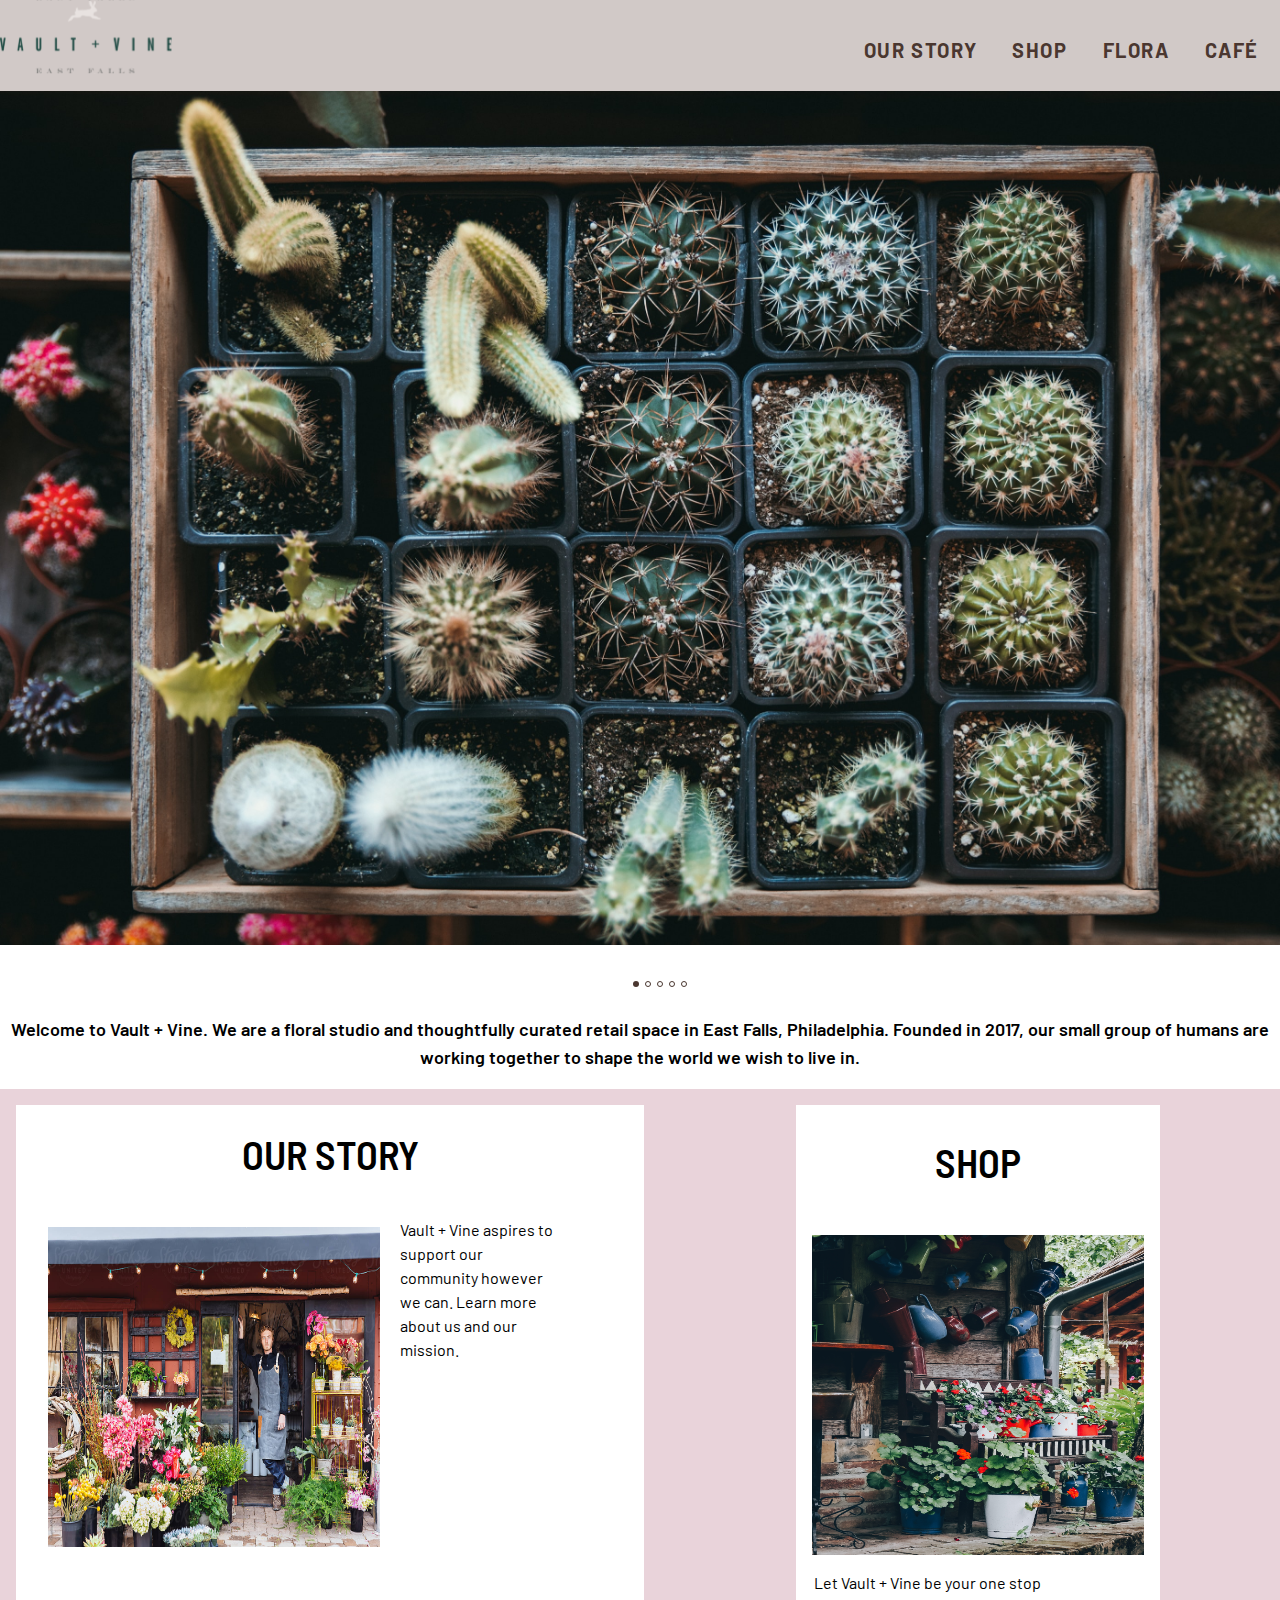
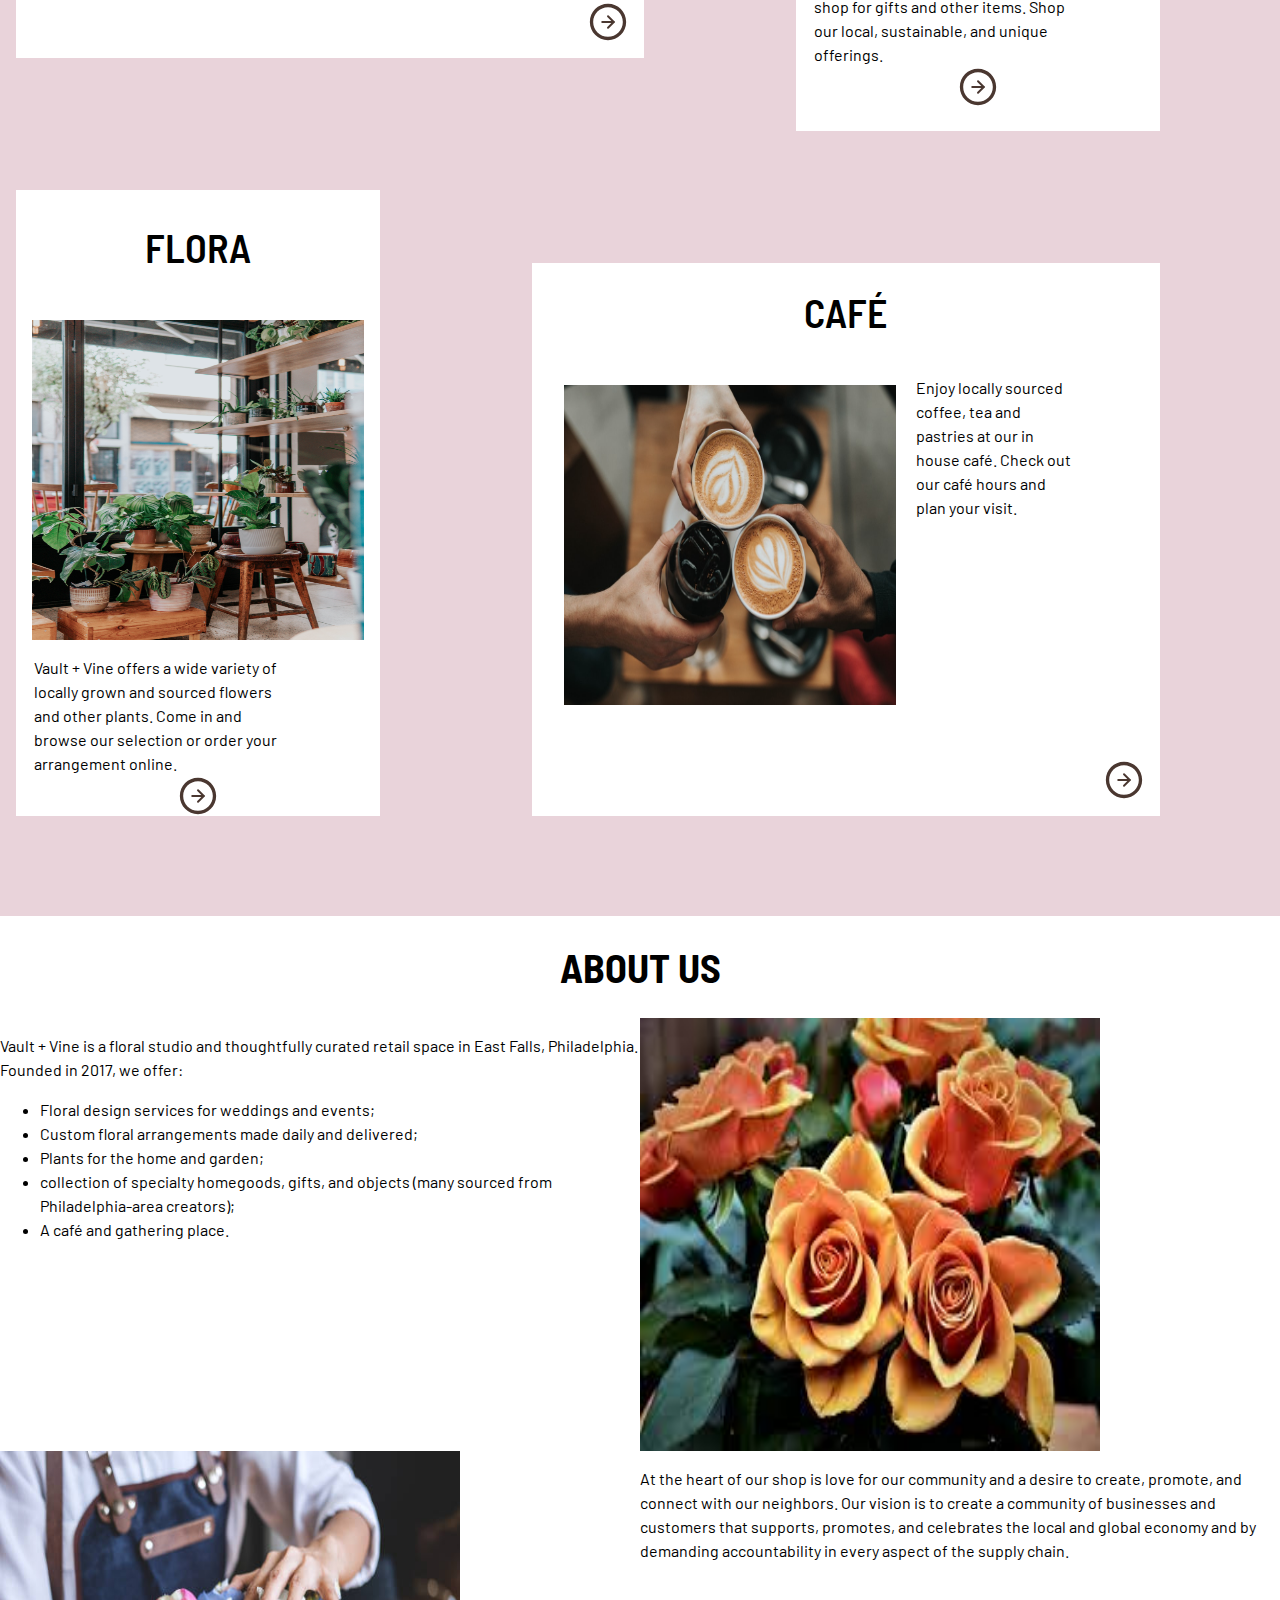
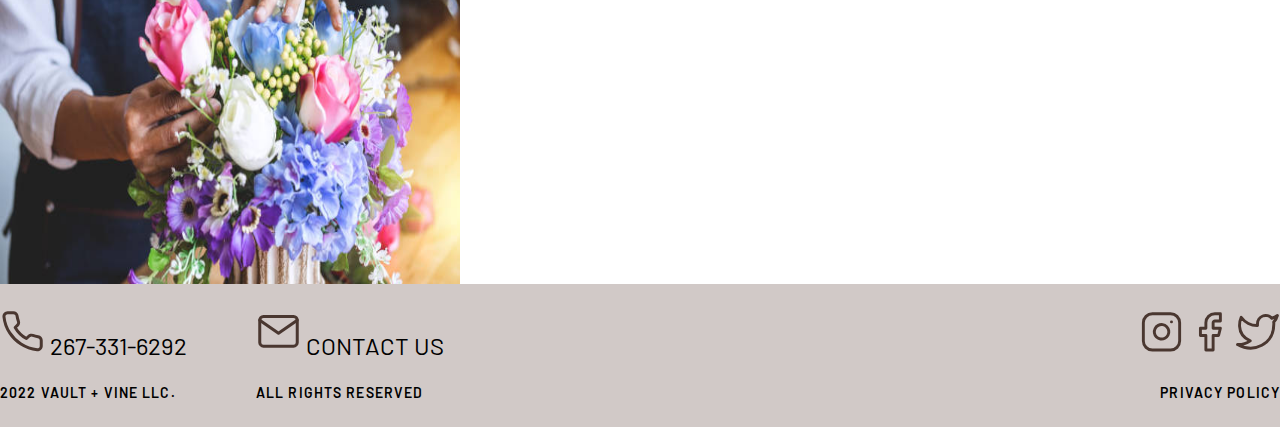
<file: deploy/index.html>
<!doctype html>
<html lang="en">

  <head>
    <meta charset="UTF-8">
    <meta name="viewport" content="width=device-width, initial-scale=1.0">
    <meta http-equiv="X-UA-Compatible" content="ie=edge">
    <link rel="stylesheet" href="css/styles.css">
    <title>Vault + Vine</title>
    <link rel="preconnect" href="https://fonts.googleapis.com">
<link rel="preconnect" href="https://fonts.gstatic.com" crossorigin>
<link href="https://fonts.googleapis.com/css2?family=Barlow+Condensed:ital,wght@0,100;0,200;0,300;0,400;0,500;0,600;0,700;0,800;0,900;1,100;
1,200;1,300;1,400;1,500;1,600;1,700;1,800;1,900&family=Barlow+Semi+Condensed:ital,wght@0,100;0,200;0,300;0,400;0,500;0,600;0,700;0,800;0,900;1,100;
1,200;1,300;1,400;1,500;1,600;1,700;1,800;1,900&family=Barlow:ital,wght@0,100;0,200;0,300;0,400;0,500;0,600;0,700;0,800;0,900;1,100;1,200;1,300;1,400;
1,500;1,600;1,700;1,800;1,900&display=swap" rel="stylesheet">
  </head>

  <body>

    <header> 
      <div class="content"> 
        <div class="logo">
        <img src="img/logo.svg" alt="logo">
        </div>
        <div class="nav">
        <h4 class="nav1">Our Story</h4>
        <h4 class="nav2">Shop</h4>
        <h4 class="nav3">Flora</h4>
        <h4 class="nav4">Café</h4>
     </div>
     </div>
    </header>
<!--- hero-------->
    <section class="hero">
      <img src="img/hero.jpg" alt="hero">
      <div class="herotext">
        <ul class="carousel">
          <li> <img src="img/dotfill.svg" alt="dotfill"> </li>
          <li> <img src="img/dot.svg" alt="dot2"> </li>
          <li><img src="img/dot.svg" alt="dot3"></li>
          <li><img src="img/dot.svg" alt="dot4"></li>
          <li><img src="img/dot.svg" alt="dot5"></li>
        </ul>
        <p>Welcome to Vault + Vine. We are a floral studio and thoughtfully curated retail space in East Falls, Philadelphia. 
        Founded in 2017, our small group of humans are working together to shape the world we wish to live in.</p>
      </div>
    </section>

    <!-- for carousel add list bullets to mimic dots-->
<!-- cards------->

<section class="card-grid">
  <article class="ourstory"> 
    <div class="storycontain">
      <h2 class="headline1">Our Story</h2>
      <div class="story-large">
    <div class="storyphoto">
    <img src="img/ourstory.jpg" alt="ourstory">
    </div> 
        <div class="story-content">
        <p>Vault + Vine aspires to support our community however we can. Learn more about us and our mission.</p>
        </div>
        <div class="story-button">
        <button> <img src="img/button.svg" alt="button1"> </button>
       </div>
        </div>
      </div>
      </div>
  </article>


  <article class="shop"> 
    <div class="shopcontain">
      <h2 class="headline2">Shop</h2>
    <div class="shopphoto">
    <img src="img/shop.jpg" alt="shop">
    </div> 
       <div class="shop-content">
        <p>Let Vault + Vine be your one stop shop for gifts and other items. Shop our local, sustainable, and unique offerings.</p>
        </div>
        <div class="shop-button">
        <button><img src="img/button.svg" alt="button2"></button>
        </div>
       </div>
      </div>
    </div>
       </article>
  </article>


  <article class="cafe"> 
    <div class="cafecontain">
      <h2 class="headline3">Café</h2>
    <div class="cafephoto">
    <img src="img/cafe.jpg" alt="cafe">
    </div> 
        <div class="cafe-content">
        <p>Enjoy locally sourced coffee, tea and pastries at our in house café. Check out our café hours and plan your visit.</p>
        </div>
        <div class="cafebutton">
        <button><img src="img/button.svg" alt="button3"></button>
        </div>
      </div>
       </div>
  </article>


  <article class="flora"> 
    <div class="floracontain">
      <h2 class="headline4">Flora</h2>
    <div class="floraphoto">
    <img src="img/flora.jpg" alt="flora">
    </div> 
       <div class="flora-content">
        <p>Vault + Vine offers a wide variety of locally grown and sourced flowers and other plants. Come in and browse our selection or order your arrangement online.</p>
        </div>
        <div class="flora-button">
        <button><img src="img/button.svg" alt="button4"></button>
        </div>
        <div>
       </div>
  </article>
</section>


<!----------------- About Us----------->
<section class="about-contain">
  <h1 class="abouttitle">About Us</h1>
  <div class="aboutcontent"> 

    <div class="aboutlist">
    <p>Vault + Vine is a floral studio and thoughtfully curated retail space in East Falls, Philadelphia. Founded in 2017, we offer:</p>

    
      <!--- make this a list, with bulleted items-->
    <ul> <li>Floral design services for weddings and events; </li>
      <li>Custom floral arrangements made daily and delivered; </li>
      <li>Plants for the home and garden; </li>
      <li>collection of specialty homegoods, gifts, and objects (many sourced from Philadelphia-area creators); </li>
      <li>A café and gathering place. </li> 
    </ul>
  </div>
    <img src="img/about1.jpg" class="about1" alt="about1">
  
      <div class="aboutdescrip">
      <p>At the heart of our shop is love for our community and a desire to create, promote, and connect with our neighbors. Our vision is to create a community of businesses 
        and customers that supports, promotes, and celebrates the local and global economy and by demanding accountability in every aspect of the supply chain.</p>
        </div>
        <img src="img/about2.jpg" class="about2" alt="about2">
 </div>
</section>
<footer>
  <div class="ftcontent">
    <div class="phone">
       <h3> <img src="img/phone.svg" alt="phone"> 267-331-6292</h3>
       <h5>2022 Vault + Vine LLC.</h5>
    </div>

    <div class="mail">
       <h3><img src="img/mail.svg" alt="mail"> Contact Us </h3>
       <h5>All Rights Reserved</h5>
      </div>

      <div class="social">
        <img src="img/insta.svg" alt="insta"> <img src="img/facebook.svg" alt="facebook"> <img src="img/twitter.svg" alt="twitter">
        <h5>Privacy Policy</h5>
     </div>
  </div>

</footer> 

<script src="js/scripts-min.js"></script>
</body>
</html>
</file>
<file: deploy/css/styles.css>
/* =============
    Mixins
============= */
/* ---------------- Font Sizing ---------------- */
html {
  font-size: 100%;
}

/* ---------------- Media Queries ---------------- */
/* =============
    Variables
============= */
/*! normalize.css v8.0.1 | MIT License | github.com/necolas/normalize.css */
/* Document
   ========================================================================== */
/**
 * 1. Correct the line height in all browsers.
 * 2. Prevent adjustments of font size after orientation changes in iOS.
 */
html {
  line-height: 1.15;
  /* 1 */
  -webkit-text-size-adjust: 100%;
  /* 2 */
}

/* Sections
   ========================================================================== */
/**
 * Remove the margin in all browsers.
 */
body {
  margin: 0;
}

/**
 * Render the `main` element consistently in IE.
 */
main {
  display: block;
}

/**
 * Correct the font size and margin on `h1` elements within `section` and
 * `article` contexts in Chrome, Firefox, and Safari.
 */
h1 {
  font-size: 2em;
  margin: 0.67em 0;
}

/* Grouping content
   ========================================================================== */
/**
 * 1. Add the correct box sizing in Firefox.
 * 2. Show the overflow in Edge and IE.
 */
hr {
  box-sizing: content-box;
  /* 1 */
  height: 0;
  /* 1 */
  overflow: visible;
  /* 2 */
}

/**
 * 1. Correct the inheritance and scaling of font size in all browsers.
 * 2. Correct the odd `em` font sizing in all browsers.
 */
pre {
  font-family: monospace, monospace;
  /* 1 */
  font-size: 1em;
  /* 2 */
}

/* Text-level semantics
   ========================================================================== */
/**
 * Remove the gray background on active links in IE 10.
 */
a {
  background-color: transparent;
}

/**
 * 1. Remove the bottom border in Chrome 57-
 * 2. Add the correct text decoration in Chrome, Edge, IE, Opera, and Safari.
 */
abbr[title] {
  border-bottom: none;
  /* 1 */
  text-decoration: underline;
  /* 2 */
  text-decoration: underline dotted;
  /* 2 */
}

/**
 * Add the correct font weight in Chrome, Edge, and Safari.
 */
b,
strong {
  font-weight: bolder;
}

/**
 * 1. Correct the inheritance and scaling of font size in all browsers.
 * 2. Correct the odd `em` font sizing in all browsers.
 */
code,
kbd,
samp {
  font-family: monospace, monospace;
  /* 1 */
  font-size: 1em;
  /* 2 */
}

/**
 * Add the correct font size in all browsers.
 */
small {
  font-size: 80%;
}

/**
 * Prevent `sub` and `sup` elements from affecting the line height in
 * all browsers.
 */
sub,
sup {
  font-size: 75%;
  line-height: 0;
  position: relative;
  vertical-align: baseline;
}

sub {
  bottom: -0.25em;
}

sup {
  top: -0.5em;
}

/* Embedded content
   ========================================================================== */
/**
 * Remove the border on images inside links in IE 10.
 */
img {
  border-style: none;
}

/* Forms
   ========================================================================== */
/**
 * 1. Change the font styles in all browsers.
 * 2. Remove the margin in Firefox and Safari.
 */
button,
input,
optgroup,
select,
textarea {
  font-family: inherit;
  /* 1 */
  font-size: 100%;
  /* 1 */
  line-height: 1.15;
  /* 1 */
  margin: 0;
  /* 2 */
}

/**
 * Show the overflow in IE.
 * 1. Show the overflow in Edge.
 */
button,
input {
  /* 1 */
  overflow: visible;
}

/**
 * Remove the inheritance of text transform in Edge, Firefox, and IE.
 * 1. Remove the inheritance of text transform in Firefox.
 */
button,
select {
  /* 1 */
  text-transform: none;
}

/**
 * Correct the inability to style clickable types in iOS and Safari.
 */
button,
[type=button],
[type=reset],
[type=submit] {
  -webkit-appearance: button;
}

/**
 * Remove the inner border and padding in Firefox.
 */
button::-moz-focus-inner,
[type=button]::-moz-focus-inner,
[type=reset]::-moz-focus-inner,
[type=submit]::-moz-focus-inner {
  border-style: none;
  padding: 0;
}

/**
 * Restore the focus styles unset by the previous rule.
 */
button:-moz-focusring,
[type=button]:-moz-focusring,
[type=reset]:-moz-focusring,
[type=submit]:-moz-focusring {
  outline: 1px dotted ButtonText;
}

/**
 * Correct the padding in Firefox.
 */
fieldset {
  padding: 0.35em 0.75em 0.625em;
}

/**
 * 1. Correct the text wrapping in Edge and IE.
 * 2. Correct the color inheritance from `fieldset` elements in IE.
 * 3. Remove the padding so developers are not caught out when they zero out
 *    `fieldset` elements in all browsers.
 */
legend {
  box-sizing: border-box;
  /* 1 */
  color: inherit;
  /* 2 */
  display: table;
  /* 1 */
  max-width: 100%;
  /* 1 */
  padding: 0;
  /* 3 */
  white-space: normal;
  /* 1 */
}

/**
 * Add the correct vertical alignment in Chrome, Firefox, and Opera.
 */
progress {
  vertical-align: baseline;
}

/**
 * Remove the default vertical scrollbar in IE 10+.
 */
textarea {
  overflow: auto;
}

/**
 * 1. Add the correct box sizing in IE 10.
 * 2. Remove the padding in IE 10.
 */
[type=checkbox],
[type=radio] {
  box-sizing: border-box;
  /* 1 */
  padding: 0;
  /* 2 */
}

/**
 * Correct the cursor style of increment and decrement buttons in Chrome.
 */
[type=number]::-webkit-inner-spin-button,
[type=number]::-webkit-outer-spin-button {
  height: auto;
}

/**
 * 1. Correct the odd appearance in Chrome and Safari.
 * 2. Correct the outline style in Safari.
 */
[type=search] {
  -webkit-appearance: textfield;
  /* 1 */
  outline-offset: -2px;
  /* 2 */
}

/**
 * Remove the inner padding in Chrome and Safari on macOS.
 */
[type=search]::-webkit-search-decoration {
  -webkit-appearance: none;
}

/**
 * 1. Correct the inability to style clickable types in iOS and Safari.
 * 2. Change font properties to `inherit` in Safari.
 */
::-webkit-file-upload-button {
  -webkit-appearance: button;
  /* 1 */
  font: inherit;
  /* 2 */
}

/* Interactive
   ========================================================================== */
/*
 * Add the correct display in Edge, IE 10+, and Firefox.
 */
details {
  display: block;
}

/*
 * Add the correct display in all browsers.
 */
summary {
  display: list-item;
}

/* Misc
   ========================================================================== */
/**
 * Add the correct display in IE 10+.
 */
template {
  display: none;
}

/**
 * Add the correct display in IE 10.
 */
[hidden] {
  display: none;
}

/* =============
    Base
============= */
body {
  margin: none;
}

img {
  width: 100%;
}

/* =============
    Typography
============= */
body {
  font-family: "Barlow";
  font-style: normal;
  font-weight: 400;
  font-size: 16px;
  line-height: 24px;
  margin: none;
}

header {
  font-family: "Barlow";
  font-style: normal;
  font-weight: 600;
  font-size: 20px;
  line-height: 20px;
  text-align: center;
  letter-spacing: 0.08em;
  text-transform: uppercase;
  color: #4A3730;
  text-transform: uppercase;
}

.herotext {
  font-family: "Barlow";
  font-style: normal;
  font-weight: 600;
  font-size: 18px;
  line-height: 28px;
  text-align: center;
}

h1 {
  font-family: "Barlow Semi Condensed";
  font-style: normal;
  font-weight: 700;
  font-size: 40px;
  line-height: 48px;
  text-align: center;
  text-transform: uppercase;
}

h2 {
  font-family: "Barlow Semi Condensed";
  font-style: normal;
  font-weight: 600;
  font-size: 40px;
  line-height: 48px;
  text-align: center;
  text-transform: uppercase;
}

h3 {
  font-family: "Barlow";
  font-style: normal;
  font-weight: 400;
  font-size: 24px;
  line-height: 28px;
  text-transform: uppercase;
}

h5 {
  font-family: "Barlow";
  font-style: normal;
  font-weight: 600;
  font-size: 14px;
  line-height: 20px;
  letter-spacing: 0.08em;
  text-transform: uppercase;
}

/* =============
    Buttons
============= */
/* =============
    Forms
============= */
[type=text], [type=password], [type=date], [type=datetime], [type=datetime-local], [type=month], [type=week], [type=email], [type=number], [type=search], [type=tel], [type=time], [type=url], [type=color], textarea {
  box-shadow: none;
}

[type=text]:focus, [type=password]:focus, [type=date]:focus, [type=datetime]:focus, [type=datetime-local]:focus, [type=month]:focus, [type=week]:focus, [type=email]:focus, [type=number]:focus, [type=search]:focus, [type=tel]:focus, [type=time]:focus, [type=url]:focus, [type=color]:focus, textarea:focus {
  box-shadow: none;
}

input[type=text],
input[type=email],
input[type=password],
textarea {
  -webkit-appearance: none;
}

/* =============
    Navigation
============= */
/* =============
    Header
============= */
header {
  background-color: #D1C9C7;
  grid-template-columns: 40px auto 40px;
  grid-template-areas: ". header .";
}
header .logo {
  width: fit-content;
}
header .nav {
  display: flex;
  justify-content: end;
  padding-top: 8px;
  padding-right: 16px;
}
header .nav .nav1, header .nav .nav2, header .nav .nav3, header .nav .nav4 {
  padding: 5px;
  padding-left: 30px;
}
header .content {
  display: grid;
  grid-template-columns: 20% auto;
  grid-template-areas: "logo nav";
}

/*.container{

    img{
        display:grid;
        width: fit-content;
        margin-right: 50%;
        padding: none;


    }
}

.nav{
    display: grid;
    grid-template-columns: 1fr 1fr 1fr 1fr;
    grid-template-areas: 
    "nav1 nav2 nav3 nav4";
    margin-left: 50%; 
}
*/
/* =============
    Footer
============= */
footer {
  background-color: #D1C9C7;
  display: grid;
}
footer img {
  width: 45px;
}
footer .ftcontent {
  display: grid;
  grid-template-columns: 20% 30% auto 20%;
  grid-template-areas: "phone mail . social";
}
footer .phone {
  grid-area: phone;
}
footer .mail {
  grid-area: mail;
}
footer .social {
  grid-area: social;
  text-align: right;
  padding-top: 25px;
}

/* .vault{
        grid-area: 2022;
    }

    .all{
        grid-area: all;
    }

    .priv{
        grid-area: priv;
    }

    .ftcontent{
        display: grid;
        grid-template-columns: auto auto auto;
        justify-content: right;

    }
*/
/*.phone, .comp, .rights{
    justify-content: left;
}

.social{
    img{
        padding-left: 5px;
    }
    display: 100%;
    margin-left: 89%;
    margin-top: -115px;
    padding: 5px;
}

.priv{
    display: 100%;
    margin-left: 91%;
    margin-top: -20px;
    padding: 10px;
}

.rights{

    margin-left: 200px;

    margin-top: -45px;
}
    /*.mail{
      // display: flex;
   // justify-content: right ;
    grid-area: mail;
    }

    .priv{
        //display: flex;
      // justify-content: right ;
        grid-area: priv;
    }

    .rights{
      // display: flex;
    //justify-content: right ;
    grid-area: rights;
    }

    .phone{
        grid-area: phone;
    }

    .social{
        grid-area: social;
    }

    .comp{
        grid-area: comp;
    } */
.card-grid {
  background-color: #E9D3DA;
  display: grid;
  gap: 16px;
}
.card-grid button {
  border: none;
  background: none;
}
.card-grid button img {
  width: 40px;
  height: 40px;
}
.card-grid article {
  background-color: #fff;
}
@media (min-width: 576px) {
  .card-grid img {
    width: 332px;
    height: 320px;
    display: flex;
    margin: auto;
  }
  .card-grid p {
    display: flex;
    margin: 0px 68px 0px 68px;
  }
  .card-grid button {
    display: contents;
  }
}
@media (min-width: 768px) {
  .card-grid {
    grid-template-columns: 50% 50%;
    grid-template-areas: "story shop" "cafe flora";
  }
}
@media (min-width: 992px) {
  .card-grid {
    grid-template-columns: 1fr 1fr 1fr;
    grid-template-areas: "story story shop" "flora .  shop" "flora cafe cafe";
  }
  .card-grid img {
    margin: 0;
  }
  .card-grid .ourstory {
    margin: 16px 120px 100px 16px;
    grid-area: story;
    padding: 16px;
  }
  .card-grid .ourstory .storycontain {
    margin-top: -24px;
  }
  .card-grid .ourstory .story-content {
    margin: -345px 0px 240px 300px;
  }
  .card-grid .ourstory .storyphoto {
    display: flex;
    justify-content: left;
    padding: 16px;
  }
  .card-grid .story-button {
    background-color: none;
    display: flex;
    justify-content: end;
  }
  .card-grid .shop {
    margin: 16px 120px 100px 16px;
    padding: none;
    grid-area: shop;
  }
  .card-grid .shop .shopcontain .shop-content {
    justify-content: right;
    margin: 0px 25px 0px -50px;
  }
  .card-grid .shop .shopcontain .shop-button {
    display: flex;
    justify-content: center;
  }
  .card-grid .shop .shopcontain .shopphoto {
    display: flex;
    justify-content: center;
    padding: 16px;
  }
  .card-grid .cafe {
    margin: 16px 120px 100px 16px;
    grid-area: cafe;
    padding: 16px;
  }
  .card-grid .cafe .cafecontain {
    margin-top: -24px;
  }
  .card-grid .cafe .cafe-content {
    margin: -345px 0px 240px 300px;
  }
  .card-grid .cafe .cafephoto {
    display: flex;
    justify-content: left;
    padding: 16px;
  }
  .card-grid .cafebutton {
    background-color: none;
    display: flex;
    justify-content: end;
  }
  .card-grid .flora {
    margin: 16px 120px 100px 16px;
    padding: none;
    grid-area: flora;
  }
  .card-grid .flora .floracontain .flora-content {
    justify-content: left;
    margin: 0px 25px 0px -50px;
  }
  .card-grid .flora .floracontain .flora-button {
    display: flex;
    justify-content: center;
  }
  .card-grid .flora .floracontain .floraphoto {
    display: flex;
    justify-content: center;
    padding: 16px;
  }
}

.carousel {
  list-style: none;
  display: flex;
  justify-content: center;
  grid-template-columns: 1fr 1fr 1fr 1fr 1fr;
}
.carousel img {
  width: 12px;
  height: 12px;
  border: none;
}

.herotxt {
  justify-content: center;
}

.about-contain .abouttitle {
  display: flex;
  justify-content: center;
}
.about-contain .aboutcontent {
  display: grid;
  grid-template-columns: 50% 50%;
  grid-template-areas: "aboutlist about1" "about2 aboutdescrip";
}
.about-contain .aboutlist {
  grid-area: aboutlist;
}
.about-contain .about1 {
  grid-area: about1;
}
.about-contain .about2 {
  grid-area: about2;
}
.about-contain .aboutdescrip {
  grid-area: aboutdescrip;
}
@media (min-width: 768px) {
  .about-contain img {
    width: 289px;
    height: 280px;
  }
}
@media (min-width: 992px) {
  .about-contain img {
    width: 460px;
    height: 433px;
  }
}

.herostory {
  display: grid;
  grid-template-columns: 16px auto 16px;
  grid-template-areas: ". herocontent .";
}
.herostory .herocontent {
  grid-area: herocontent;
}

.hp2, .hp3 {
  font-weight: 400;
}

.herotitle {
  display: flex;
  justify-content: center;
}

.diff {
  background-color: #E9D3DA;
}
.diff .diffheader {
  display: flex;
  justify-content: center;
}
.diff .diffsub {
  display: flex;
  justify-content: center;
  font-weight: 700;
}
.diffphoto {
  display: flex;
  margin: auto;
}
@media (min-width: 576px) {
  .diffphoto {
    width: 393px;
    height: 491px;
  }
}
@media (min-width: 992px) {
  .diffphoto {
    width: 616px;
    height: 790px;
  }
}
@media (min-width: 1200px) {
  .diffphoto {
    width: 696px;
    height: 893px;
  }
}

.list {
  display: flex;
  justify-content: center;
  padding-bottom: 30px;
}

.listul {
  list-style: none;
  /*display: flex;
  align-items: flex-end;
  padding: 5px; */
  display: grid;
  grid-template-columns: 1fr 1fr 1fr;
  grid-template-areas: "triroast randomtea boltedblue" "oldblood stitchprism crustvegan" "zoet cuttalossa nuance";
}
.listul img {
  width: 40px;
  height: 40px;
  margin: 20px 200px 0px 20px;
}

.peicha {
  display: flex;
  margin: auto;
}
@media (min-width: 576px) {
  .peicha {
    width: 393px;
    height: 585px;
  }
}
@media (min-width: 992px) {
  .peicha {
    width: 613px;
    height: 917px;
  }
}
@media (min-width: 1200px) {
  .peicha {
    width: 696px;
    height: 1039px;
  }
}

.foundertext {
  display: flex;
  margin: auto;
}
</file>
